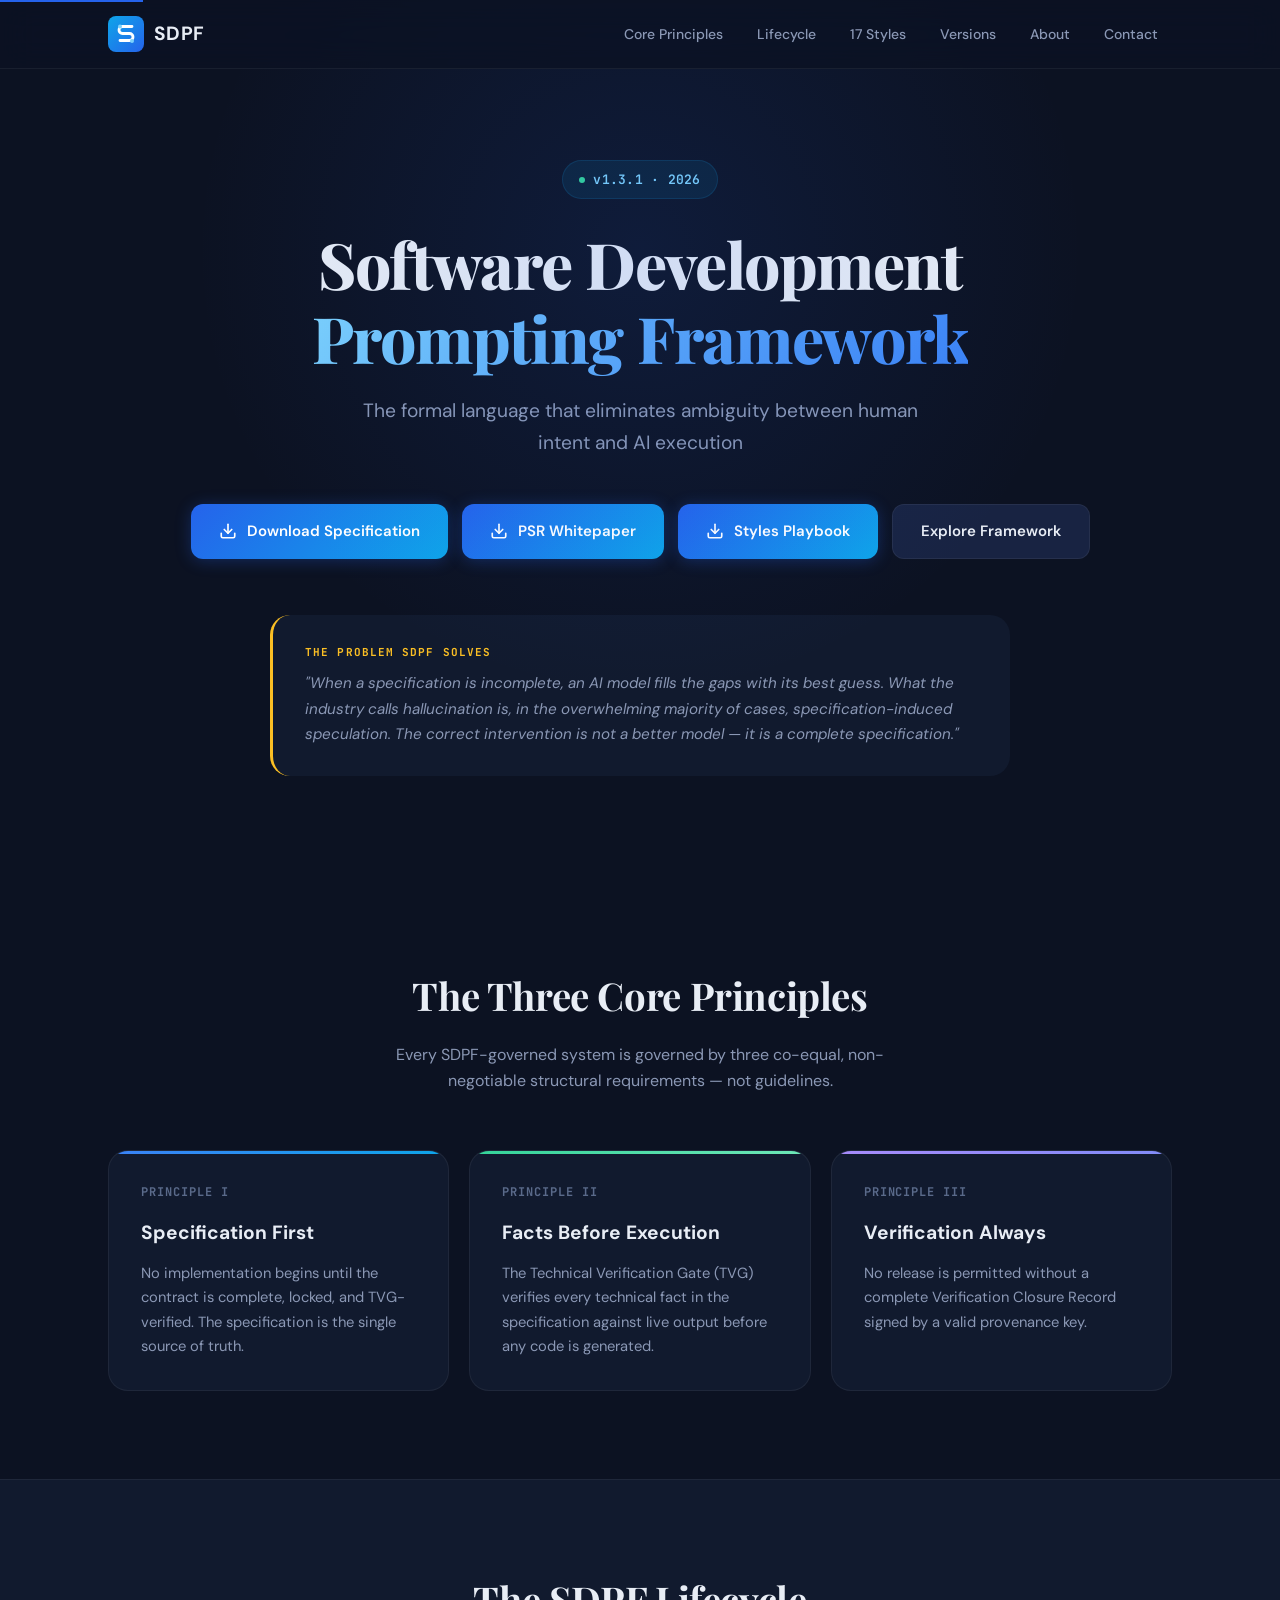
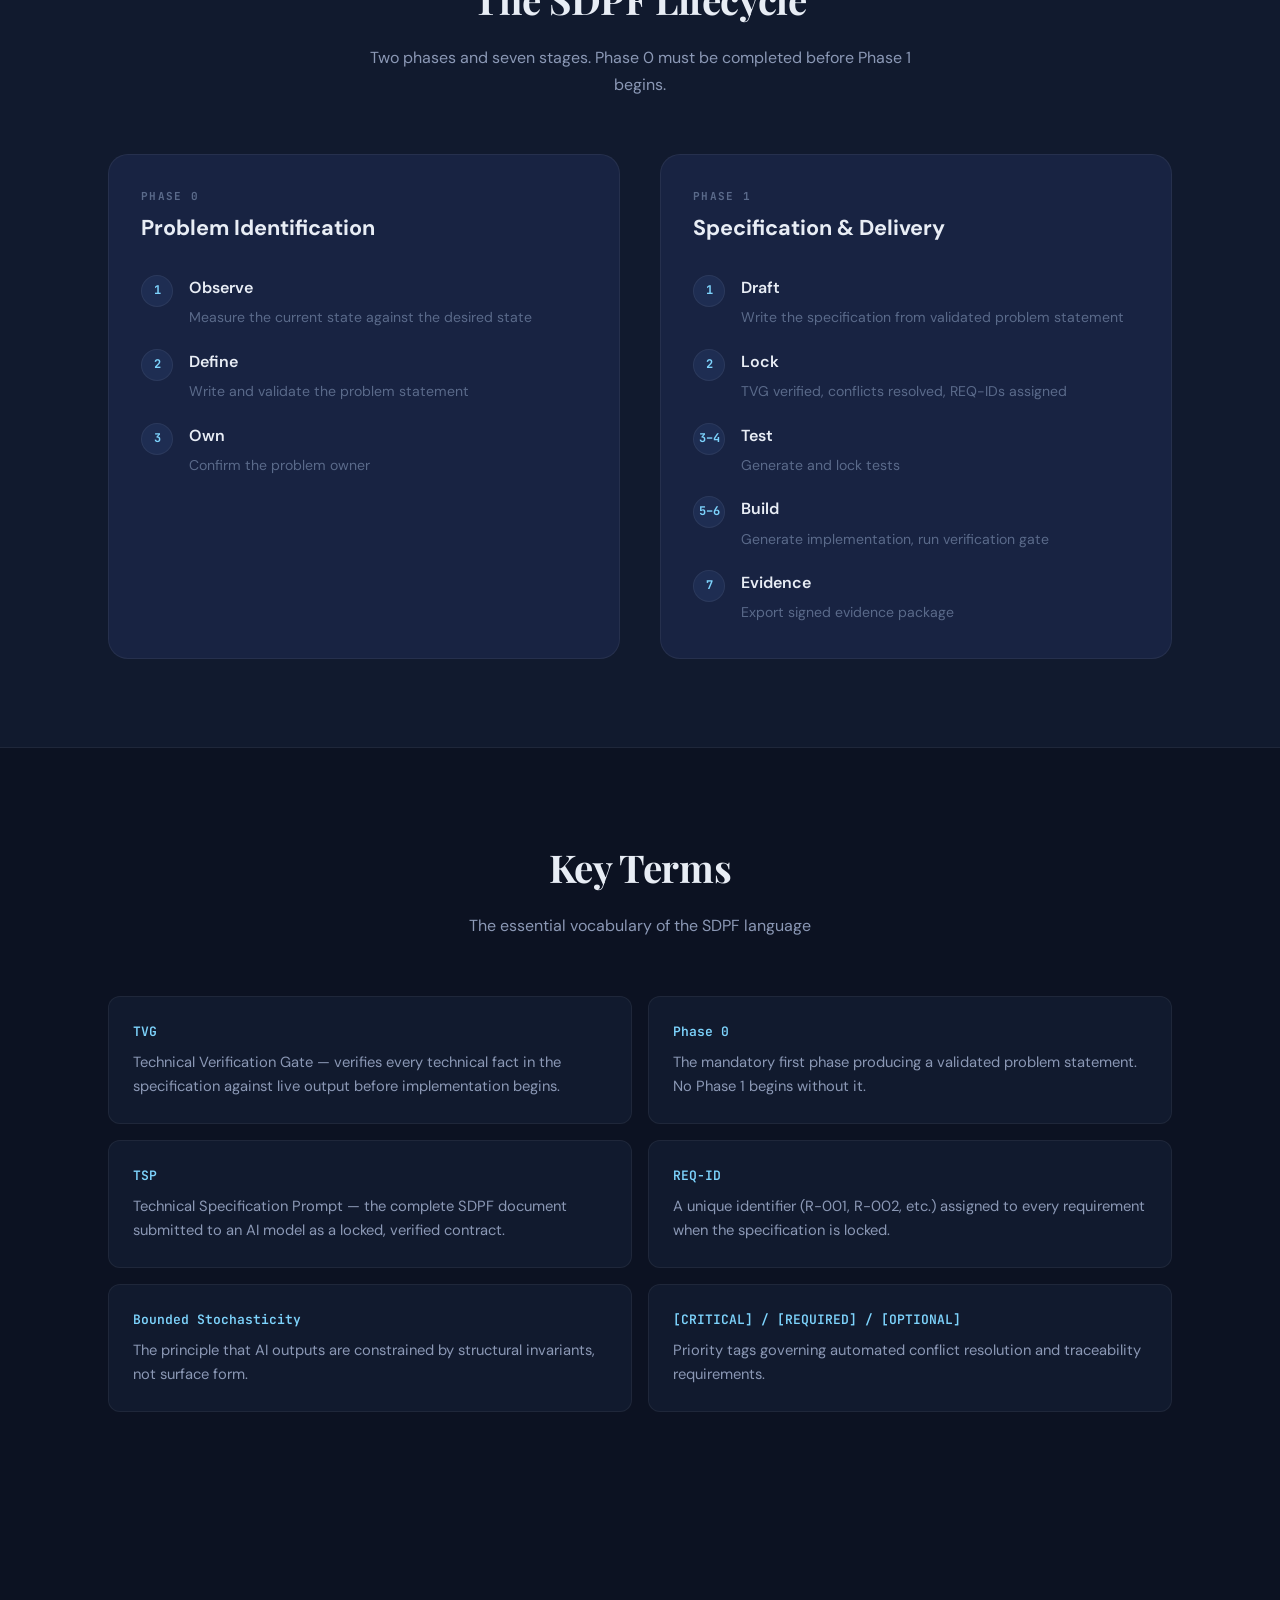
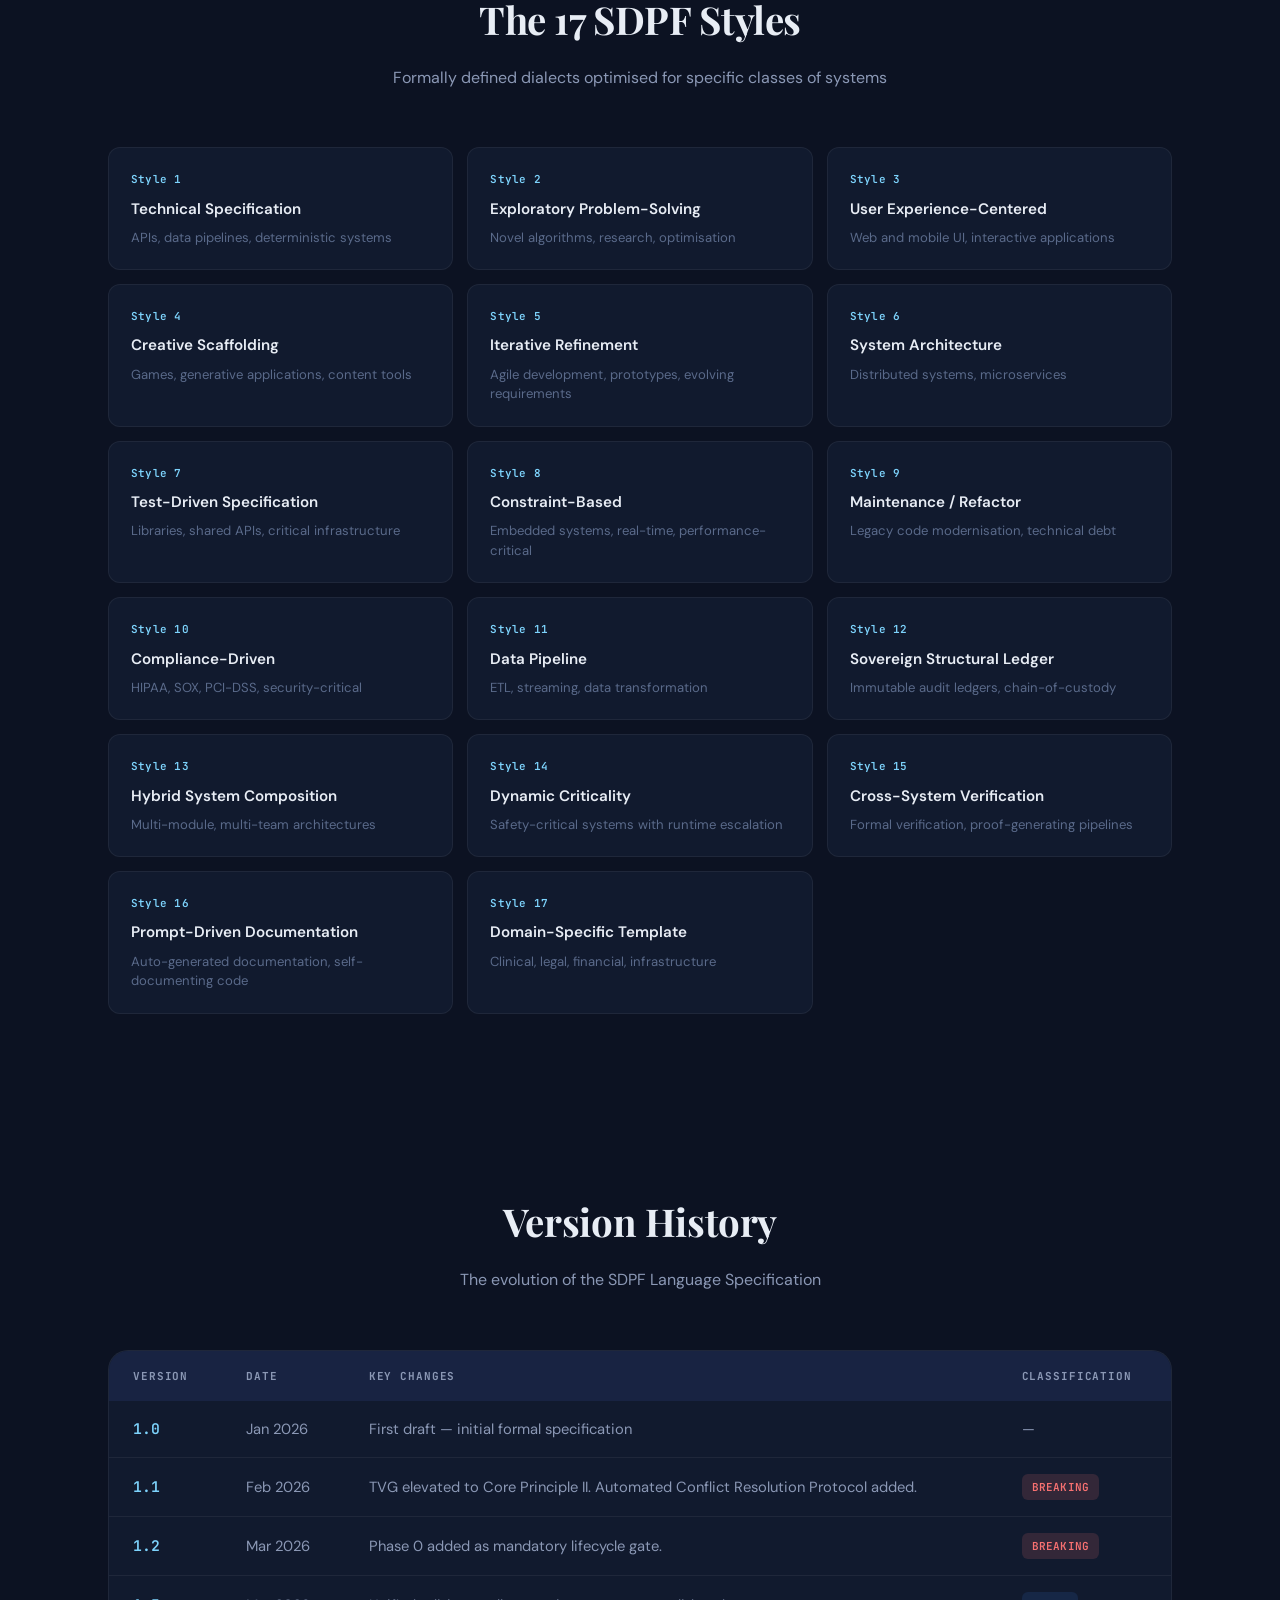
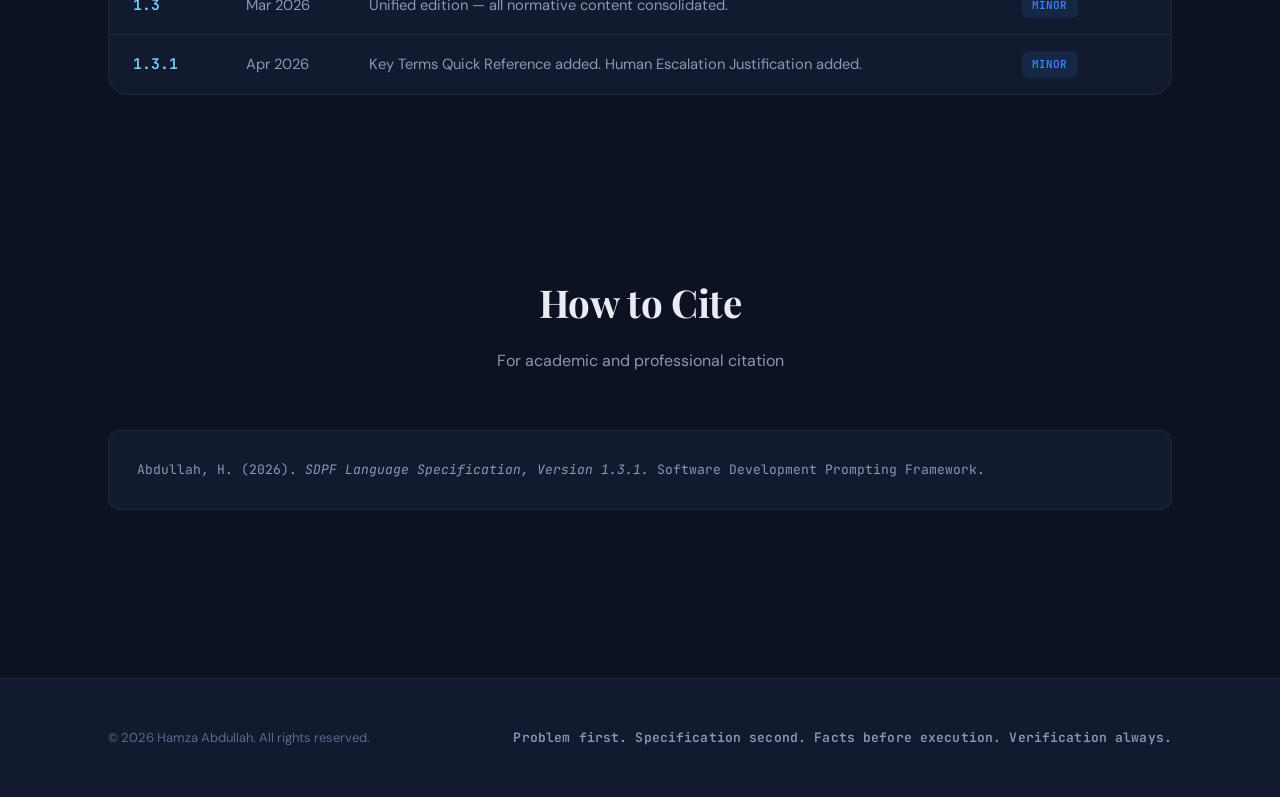
<file: index.html>
<!DOCTYPE html>
<html lang="en">
<head>
    <meta charset="UTF-8">
    <meta name="viewport" content="width=device-width, initial-scale=1.0">
    <title>SDPF — Software Development Prompting Framework</title>
    <meta name="description" content="SDPF is the formal language that eliminates ambiguity between human intent and AI execution. Specification first. Facts before execution. Verification always.">
    <meta property="og:title" content="SDPF — Software Development Prompting Framework">
    <meta property="og:description" content="The formal language that eliminates ambiguity between human intent and AI execution.">
    <meta property="og:type" content="website">
    <link rel="preconnect" href="https://fonts.googleapis.com">
    <link rel="preconnect" href="https://fonts.gstatic.com" crossorigin>
    <link rel="icon" type="image/svg+xml" href="favicon.svg">
    <link rel="stylesheet" href="styles.css">
</head>
<body>
    <a href="#principles" class="skip-link">Skip to content</a>
    <nav>
        <div class="container">
            <a href="index.html" class="logo">
                <svg class="logo-mark" viewBox="0 0 36 36" fill="none" xmlns="http://www.w3.org/2000/svg">
                    <defs>
                        <linearGradient id="logoGrad" x1="0" y1="0" x2="36" y2="36" gradientUnits="userSpaceOnUse">
                            <stop offset="0%" stop-color="#0ea5e9"/>
                            <stop offset="100%" stop-color="#2563eb"/>
                        </linearGradient>
                    </defs>
                    <rect width="36" height="36" rx="8" fill="url(#logoGrad)"/>
                    <path d="M24 10.5H14.5a3.5 3.5 0 0 0 0 7h7a3.5 3.5 0 0 1 0 7H12" stroke="#fff" stroke-width="2.8" stroke-linecap="round" fill="none"/>
                    <circle cx="12" cy="10.5" r="2" fill="#7dd3fc"/>
                    <circle cx="24" cy="25" r="2" fill="#7dd3fc"/>
                </svg>
                SDPF
            </a>
            <button class="nav-toggle" onclick="document.querySelector('.nav-links').classList.toggle('open')" aria-label="Toggle navigation">
                <svg width="22" height="22" viewBox="0 0 24 24" fill="none" stroke="currentColor" stroke-width="2" stroke-linecap="round"><line x1="3" y1="6" x2="21" y2="6"/><line x1="3" y1="12" x2="21" y2="12"/><line x1="3" y1="18" x2="21" y2="18"/></svg>
            </button>
            <ul class="nav-links">
                <li><a href="#principles">Core Principles</a></li>
                <li><a href="#lifecycle">Lifecycle</a></li>
                <li><a href="#styles">17 Styles</a></li>
                <li><a href="#versions">Versions</a></li>
                <li><a href="about.html">About</a></li>
                <li><a href="contact.html">Contact</a></li>
            </ul>
        </div>
    </nav>

    <header class="hero">
        <div class="container">
            <div class="hero-badge">
                <span class="dot"></span>
                v1.3.1 · 2026
            </div>
            <h1>Software Development<br><span class="accent">Prompting Framework</span></h1>
            <p class="subtitle">The formal language that eliminates ambiguity between human intent and AI execution</p>
            <div class="hero-actions">
                <a href="files/SDPF_Language_Specification_v1_3_1.pdf" download="SDPF_Language_Specification_v1_3_1.pdf" class="btn btn-primary">
                    <svg width="18" height="18" viewBox="0 0 24 24" fill="none" stroke="currentColor" stroke-width="2.2" stroke-linecap="round" stroke-linejoin="round"><path d="M21 15v4a2 2 0 0 1-2 2H5a2 2 0 0 1-2-2v-4"/><polyline points="7 10 12 15 17 10"/><line x1="12" y1="15" x2="12" y2="3"/></svg>
                    Download Specification
                </a>
                <a href="files/SDPF_PSR_Whitepaper.pdf" download="SDPF_PSR_Whitepaper.pdf" class="btn btn-primary">
                    <svg width="18" height="18" viewBox="0 0 24 24" fill="none" stroke="currentColor" stroke-width="2.2" stroke-linecap="round" stroke-linejoin="round"><path d="M21 15v4a2 2 0 0 1-2 2H5a2 2 0 0 1-2-2v-4"/><polyline points="7 10 12 15 17 10"/><line x1="12" y1="15" x2="12" y2="3"/></svg>
                    PSR Whitepaper
                </a>
                <a href="files/SDPF_Styles_Playbook.pdf" download="SDPF_Styles_Playbook.pdf" class="btn btn-primary">
                    <svg width="18" height="18" viewBox="0 0 24 24" fill="none" stroke="currentColor" stroke-width="2.2" stroke-linecap="round" stroke-linejoin="round"><path d="M21 15v4a2 2 0 0 1-2 2H5a2 2 0 0 1-2-2v-4"/><polyline points="7 10 12 15 17 10"/><line x1="12" y1="15" x2="12" y2="3"/></svg>
                    Styles Playbook
                </a>
                <a href="#principles" class="btn btn-secondary">Explore Framework</a>
            </div>
            <div class="problem-callout">
                <div class="label">The Problem SDPF Solves</div>
                <p>"When a specification is incomplete, an AI model fills the gaps with its best guess. What the industry calls hallucination is, in the overwhelming majority of cases, specification-induced speculation. The correct intervention is not a better model — it is a complete specification."</p>
            </div>
        </div>
    </header>

    <section id="principles">
        <div class="container">
            <div class="section-header">
                <h2>The Three Core Principles</h2>
                <p>Every SDPF-governed system is governed by three co-equal, non-negotiable structural requirements — not guidelines.</p>
            </div>
            <div class="principles-grid">
                <div class="principle-card p1">
                    <div class="principle-number">Principle I</div>
                    <h3>Specification First</h3>
                    <p>No implementation begins until the contract is complete, locked, and TVG-verified. The specification is the single source of truth.</p>
                </div>
                <div class="principle-card p2">
                    <div class="principle-number">Principle II</div>
                    <h3>Facts Before Execution</h3>
                    <p>The Technical Verification Gate (TVG) verifies every technical fact in the specification against live output before any code is generated.</p>
                </div>
                <div class="principle-card p3">
                    <div class="principle-number">Principle III</div>
                    <h3>Verification Always</h3>
                    <p>No release is permitted without a complete Verification Closure Record signed by a valid provenance key.</p>
                </div>
            </div>
        </div>
    </section>

    <section id="lifecycle" class="lifecycle-section">
        <div class="container">
            <div class="section-header">
                <h2>The SDPF Lifecycle</h2>
                <p>Two phases and seven stages. Phase 0 must be completed before Phase 1 begins.</p>
            </div>
            <div class="lifecycle-wrapper">
                <div class="phase">
                    <div class="phase-label">Phase 0</div>
                    <h3>Problem Identification</h3>
                    <div class="phase-steps">
                        <div class="step">
                            <div class="step-number">1</div>
                            <div class="step-content">
                                <strong>Observe</strong>
                                <span>Measure the current state against the desired state</span>
                            </div>
                        </div>
                        <div class="step">
                            <div class="step-number">2</div>
                            <div class="step-content">
                                <strong>Define</strong>
                                <span>Write and validate the problem statement</span>
                            </div>
                        </div>
                        <div class="step">
                            <div class="step-number">3</div>
                            <div class="step-content">
                                <strong>Own</strong>
                                <span>Confirm the problem owner</span>
                            </div>
                        </div>
                    </div>
                </div>
                <div class="phase">
                    <div class="phase-label">Phase 1</div>
                    <h3>Specification &amp; Delivery</h3>
                    <div class="phase-steps">
                        <div class="step">
                            <div class="step-number">1</div>
                            <div class="step-content">
                                <strong>Draft</strong>
                                <span>Write the specification from validated problem statement</span>
                            </div>
                        </div>
                        <div class="step">
                            <div class="step-number">2</div>
                            <div class="step-content">
                                <strong>Lock</strong>
                                <span>TVG verified, conflicts resolved, REQ-IDs assigned</span>
                            </div>
                        </div>
                        <div class="step">
                            <div class="step-number">3–4</div>
                            <div class="step-content">
                                <strong>Test</strong>
                                <span>Generate and lock tests</span>
                            </div>
                        </div>
                        <div class="step">
                            <div class="step-number">5–6</div>
                            <div class="step-content">
                                <strong>Build</strong>
                                <span>Generate implementation, run verification gate</span>
                            </div>
                        </div>
                        <div class="step">
                            <div class="step-number">7</div>
                            <div class="step-content">
                                <strong>Evidence</strong>
                                <span>Export signed evidence package</span>
                            </div>
                        </div>
                    </div>
                </div>
            </div>
        </div>
    </section>

    <section id="key-terms">
        <div class="container">
            <div class="section-header">
                <h2>Key Terms</h2>
                <p>The essential vocabulary of the SDPF language</p>
            </div>
            <dl class="terms-grid">
                <div class="term-card">
                    <dt>TVG</dt>
                    <dd>Technical Verification Gate — verifies every technical fact in the specification against live output before implementation begins.</dd>
                </div>
                <div class="term-card">
                    <dt>Phase 0</dt>
                    <dd>The mandatory first phase producing a validated problem statement. No Phase 1 begins without it.</dd>
                </div>
                <div class="term-card">
                    <dt>TSP</dt>
                    <dd>Technical Specification Prompt — the complete SDPF document submitted to an AI model as a locked, verified contract.</dd>
                </div>
                <div class="term-card">
                    <dt>REQ-ID</dt>
                    <dd>A unique identifier (R-001, R-002, etc.) assigned to every requirement when the specification is locked.</dd>
                </div>
                <div class="term-card">
                    <dt>Bounded Stochasticity</dt>
                    <dd>The principle that AI outputs are constrained by structural invariants, not surface form.</dd>
                </div>
                <div class="term-card">
                    <dt>[CRITICAL] / [REQUIRED] / [OPTIONAL]</dt>
                    <dd>Priority tags governing automated conflict resolution and traceability requirements.</dd>
                </div>
            </dl>
        </div>
    </section>

    <section id="styles">
        <div class="container">
            <div class="section-header">
                <h2>The 17 SDPF Styles</h2>
                <p>Formally defined dialects optimised for specific classes of systems</p>
            </div>
            <div class="styles-grid">
                <div class="style-card"><div class="id">Style 1</div><h4>Technical Specification</h4><p>APIs, data pipelines, deterministic systems</p></div>
                <div class="style-card"><div class="id">Style 2</div><h4>Exploratory Problem-Solving</h4><p>Novel algorithms, research, optimisation</p></div>
                <div class="style-card"><div class="id">Style 3</div><h4>User Experience-Centered</h4><p>Web and mobile UI, interactive applications</p></div>
                <div class="style-card"><div class="id">Style 4</div><h4>Creative Scaffolding</h4><p>Games, generative applications, content tools</p></div>
                <div class="style-card"><div class="id">Style 5</div><h4>Iterative Refinement</h4><p>Agile development, prototypes, evolving requirements</p></div>
                <div class="style-card"><div class="id">Style 6</div><h4>System Architecture</h4><p>Distributed systems, microservices</p></div>
                <div class="style-card"><div class="id">Style 7</div><h4>Test-Driven Specification</h4><p>Libraries, shared APIs, critical infrastructure</p></div>
                <div class="style-card"><div class="id">Style 8</div><h4>Constraint-Based</h4><p>Embedded systems, real-time, performance-critical</p></div>
                <div class="style-card"><div class="id">Style 9</div><h4>Maintenance / Refactor</h4><p>Legacy code modernisation, technical debt</p></div>
                <div class="style-card"><div class="id">Style 10</div><h4>Compliance-Driven</h4><p>HIPAA, SOX, PCI-DSS, security-critical</p></div>
                <div class="style-card"><div class="id">Style 11</div><h4>Data Pipeline</h4><p>ETL, streaming, data transformation</p></div>
                <div class="style-card"><div class="id">Style 12</div><h4>Sovereign Structural Ledger</h4><p>Immutable audit ledgers, chain-of-custody</p></div>
                <div class="style-card"><div class="id">Style 13</div><h4>Hybrid System Composition</h4><p>Multi-module, multi-team architectures</p></div>
                <div class="style-card"><div class="id">Style 14</div><h4>Dynamic Criticality</h4><p>Safety-critical systems with runtime escalation</p></div>
                <div class="style-card"><div class="id">Style 15</div><h4>Cross-System Verification</h4><p>Formal verification, proof-generating pipelines</p></div>
                <div class="style-card"><div class="id">Style 16</div><h4>Prompt-Driven Documentation</h4><p>Auto-generated documentation, self-documenting code</p></div>
                <div class="style-card"><div class="id">Style 17</div><h4>Domain-Specific Template</h4><p>Clinical, legal, financial, infrastructure</p></div>
            </div>
        </div>
    </section>

    <section id="versions">
        <div class="container">
            <div class="section-header">
                <h2>Version History</h2>
                <p>The evolution of the SDPF Language Specification</p>
            </div>
            <div class="version-table">
                <table>
                    <thead>
                        <tr>
                            <th>Version</th>
                            <th>Date</th>
                            <th>Key Changes</th>
                            <th>Classification</th>
                        </tr>
                    </thead>
                    <tbody>
                        <tr>
                            <td class="version">1.0</td>
                            <td>Jan 2026</td>
                            <td>First draft — initial formal specification</td>
                            <td>—</td>
                        </tr>
                        <tr>
                            <td class="version">1.1</td>
                            <td>Feb 2026</td>
                            <td>TVG elevated to Core Principle II. Automated Conflict Resolution Protocol added.</td>
                            <td><span class="tag tag-breaking">BREAKING</span></td>
                        </tr>
                        <tr>
                            <td class="version">1.2</td>
                            <td>Mar 2026</td>
                            <td>Phase 0 added as mandatory lifecycle gate.</td>
                            <td><span class="tag tag-breaking">BREAKING</span></td>
                        </tr>
                        <tr>
                            <td class="version">1.3</td>
                            <td>Mar 2026</td>
                            <td>Unified edition — all normative content consolidated.</td>
                            <td><span class="tag tag-minor">MINOR</span></td>
                        </tr>
                        <tr>
                            <td class="version">1.3.1</td>
                            <td>Apr 2026</td>
                            <td>Key Terms Quick Reference added. Human Escalation Justification added.</td>
                            <td><span class="tag tag-minor">MINOR</span></td>
                        </tr>
                    </tbody>
                </table>
            </div>
        </div>
    </section>

    <section id="cite">
        <div class="container">
            <div class="section-header">
                <h2>How to Cite</h2>
                <p>For academic and professional citation</p>
            </div>
            <div class="citation">
                Abdullah, H. (2026). <em>SDPF Language Specification, Version 1.3.1.</em> Software Development Prompting Framework.
            </div>
        </div>
    </section>

    <footer>
        <div class="container">
            <div class="copyright">&copy; <span id="year"></span> Hamza Abdullah. All rights reserved.</div>
            <div class="tagline">Problem first. Specification second. Facts before execution. Verification always.</div>
        </div>
    </footer>
    <script>document.getElementById('year').textContent=new Date().getFullYear()</script>
</body>
</html>
</file>
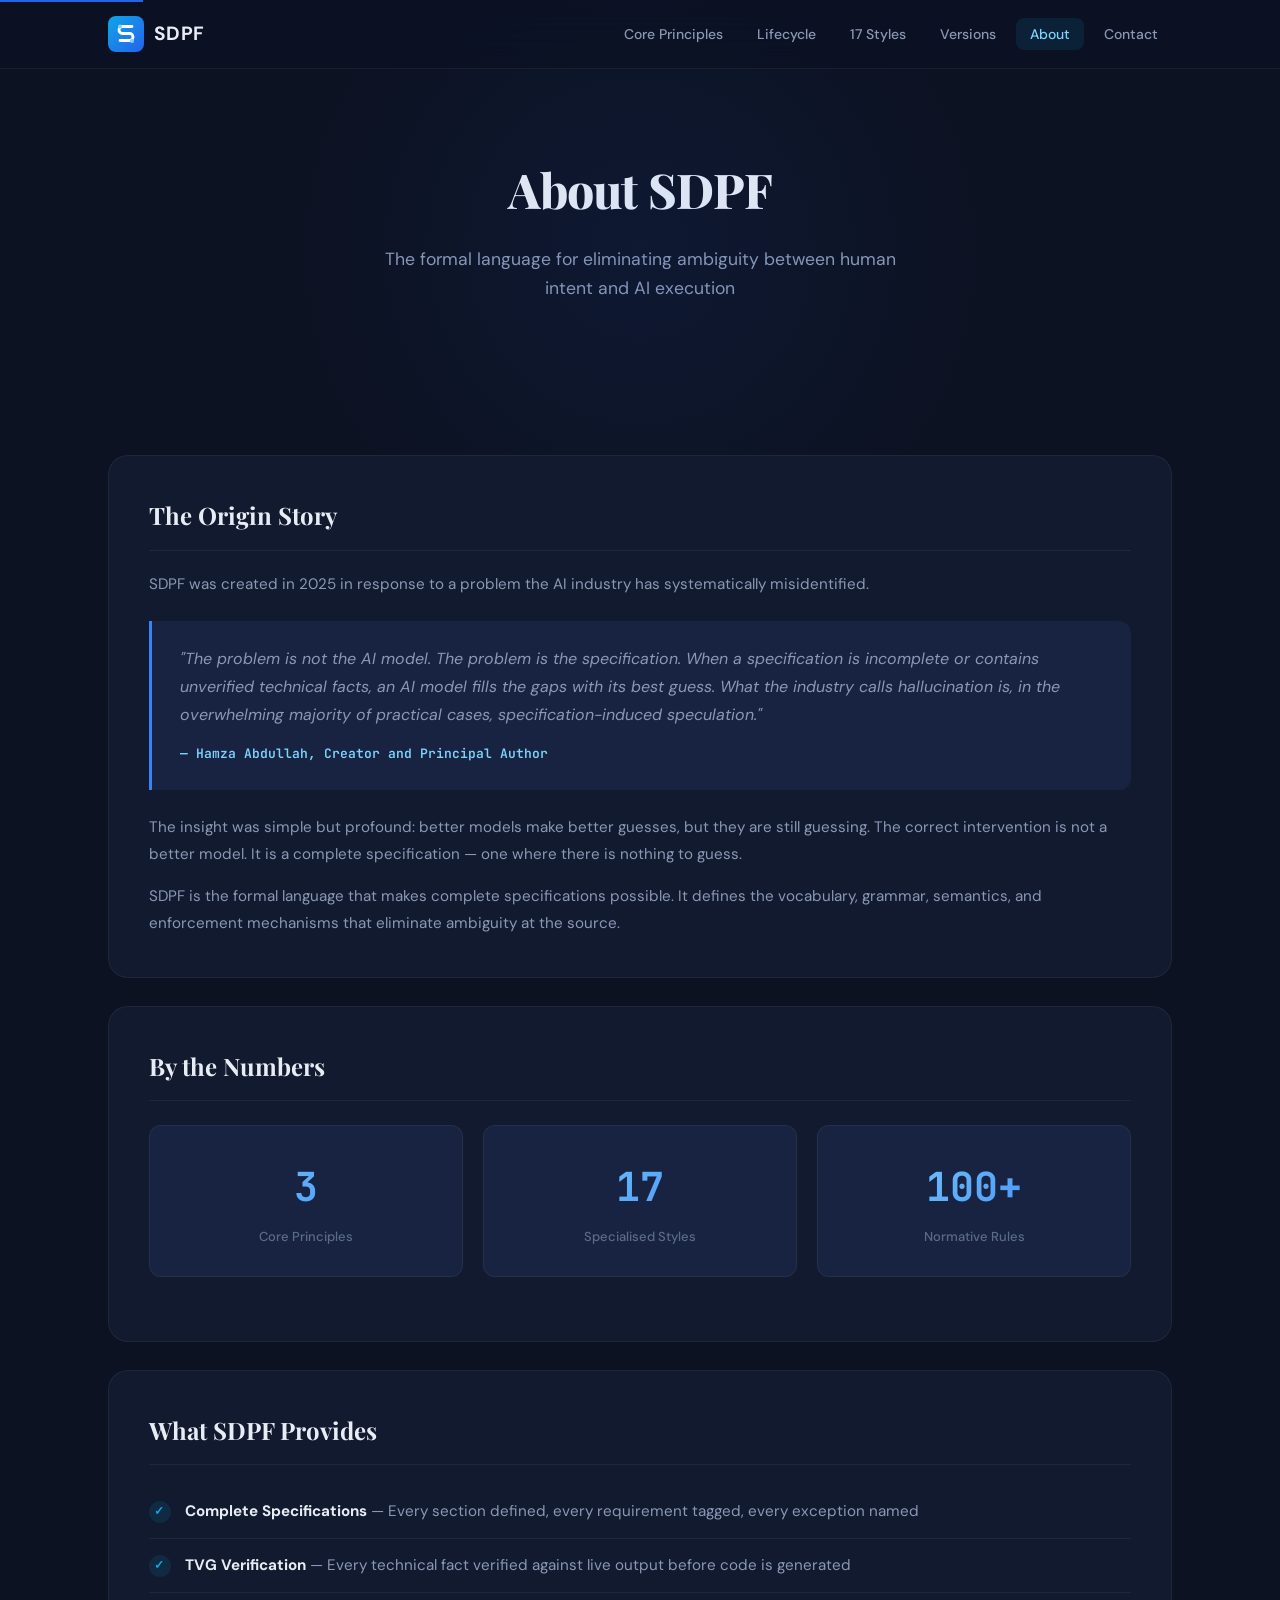
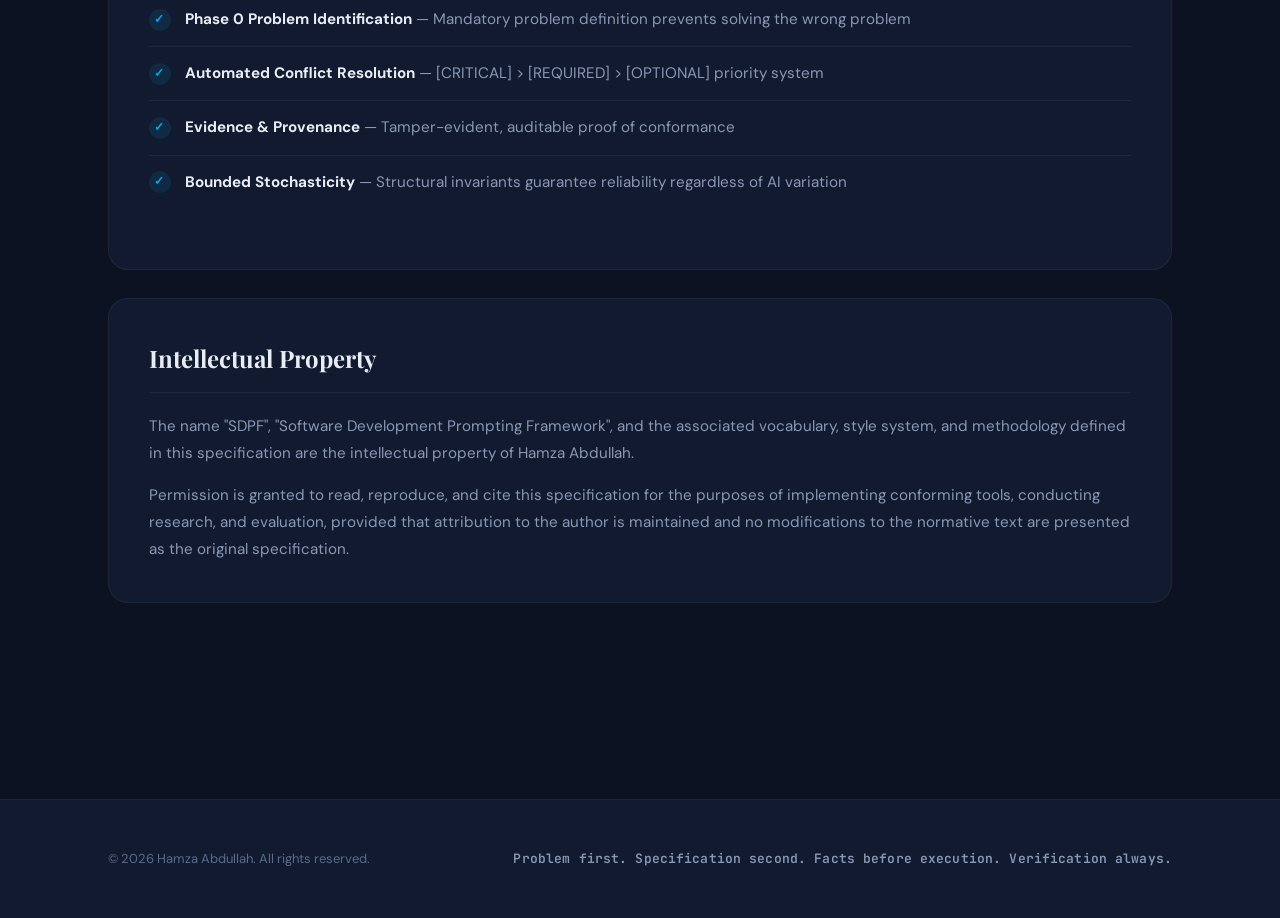
<file: about.html>
<!DOCTYPE html>
<html lang="en">
<head>
    <meta charset="UTF-8">
    <meta name="viewport" content="width=device-width, initial-scale=1.0">
    <title>About — SDPF</title>
    <meta name="description" content="The origin, philosophy, and intellectual property of the Software Development Prompting Framework.">
    <meta property="og:title" content="About — SDPF">
    <meta property="og:description" content="The formal language for eliminating ambiguity between human intent and AI execution.">
    <meta property="og:type" content="website">
    <link rel="preconnect" href="https://fonts.googleapis.com">
    <link rel="preconnect" href="https://fonts.gstatic.com" crossorigin>
    <link rel="icon" type="image/svg+xml" href="favicon.svg">
    <link rel="stylesheet" href="styles.css">
</head>
<body>
    <a href="#principles" class="skip-link">Skip to content</a>
    <nav>
        <div class="container">
            <a href="index.html" class="logo">
                <svg class="logo-mark" viewBox="0 0 36 36" fill="none" xmlns="http://www.w3.org/2000/svg">
                    <defs>
                        <linearGradient id="logoGrad" x1="0" y1="0" x2="36" y2="36" gradientUnits="userSpaceOnUse">
                            <stop offset="0%" stop-color="#0ea5e9"/>
                            <stop offset="100%" stop-color="#2563eb"/>
                        </linearGradient>
                    </defs>
                    <rect width="36" height="36" rx="8" fill="url(#logoGrad)"/>
                    <path d="M24 10.5H14.5a3.5 3.5 0 0 0 0 7h7a3.5 3.5 0 0 1 0 7H12" stroke="#fff" stroke-width="2.8" stroke-linecap="round" fill="none"/>
                    <circle cx="12" cy="10.5" r="2" fill="#7dd3fc"/>
                    <circle cx="24" cy="25" r="2" fill="#7dd3fc"/>
                </svg>
                SDPF
            </a>
            <button class="nav-toggle" onclick="document.querySelector('.nav-links').classList.toggle('open')" aria-label="Toggle navigation">
                <svg width="22" height="22" viewBox="0 0 24 24" fill="none" stroke="currentColor" stroke-width="2" stroke-linecap="round"><line x1="3" y1="6" x2="21" y2="6"/><line x1="3" y1="12" x2="21" y2="12"/><line x1="3" y1="18" x2="21" y2="18"/></svg>
            </button>
            <ul class="nav-links">
                <li><a href="index.html">Core Principles</a></li>
                <li><a href="index.html#lifecycle">Lifecycle</a></li>
                <li><a href="index.html#styles">17 Styles</a></li>
                <li><a href="index.html#versions">Versions</a></li>
                <li><a href="about.html" class="active">About</a></li>
                <li><a href="contact.html">Contact</a></li>
            </ul>
        </div>
    </nav>

    <header class="page-header">
        <div class="container">
            <h1>About SDPF</h1>
            <p>The formal language for eliminating ambiguity between human intent and AI execution</p>
        </div>
    </header>

    <section>
        <div class="container">
            <div class="content-card">
                <h2>The Origin Story</h2>
                <p>SDPF was created in 2025 in response to a problem the AI industry has systematically misidentified.</p>
                
                <div class="quote">
                    "The problem is not the AI model. The problem is the specification. When a specification is incomplete or contains unverified technical facts, an AI model fills the gaps with its best guess. What the industry calls hallucination is, in the overwhelming majority of practical cases, specification-induced speculation."
                    <cite>— Hamza Abdullah, Creator and Principal Author</cite>
                </div>

                <p>The insight was simple but profound: better models make better guesses, but they are still guessing. The correct intervention is not a better model. It is a complete specification — one where there is nothing to guess.</p>

                <p>SDPF is the formal language that makes complete specifications possible. It defines the vocabulary, grammar, semantics, and enforcement mechanisms that eliminate ambiguity at the source.</p>
            </div>

            <div class="content-card">
                <h2>By the Numbers</h2>
                <div class="stats-grid">
                    <div class="stat">
                        <div class="stat-number">3</div>
                        <div class="stat-label">Core Principles</div>
                    </div>
                    <div class="stat">
                        <div class="stat-number">17</div>
                        <div class="stat-label">Specialised Styles</div>
                    </div>
                    <div class="stat">
                        <div class="stat-number">100+</div>
                        <div class="stat-label">Normative Rules</div>
                    </div>
                </div>
            </div>

            <div class="content-card">
                <h2>What SDPF Provides</h2>
                <ul class="feature-list">
                    <li><strong>Complete Specifications</strong> — Every section defined, every requirement tagged, every exception named</li>
                    <li><strong>TVG Verification</strong> — Every technical fact verified against live output before code is generated</li>
                    <li><strong>Phase 0 Problem Identification</strong> — Mandatory problem definition prevents solving the wrong problem</li>
                    <li><strong>Automated Conflict Resolution</strong> — [CRITICAL] &gt; [REQUIRED] &gt; [OPTIONAL] priority system</li>
                    <li><strong>Evidence &amp; Provenance</strong> — Tamper-evident, auditable proof of conformance</li>
                    <li><strong>Bounded Stochasticity</strong> — Structural invariants guarantee reliability regardless of AI variation</li>
                </ul>
            </div>

            <div class="content-card">
                <h2>Intellectual Property</h2>
                <p>The name "SDPF", "Software Development Prompting Framework", and the associated vocabulary, style system, and methodology defined in this specification are the intellectual property of Hamza Abdullah.</p>
                <p>Permission is granted to read, reproduce, and cite this specification for the purposes of implementing conforming tools, conducting research, and evaluation, provided that attribution to the author is maintained and no modifications to the normative text are presented as the original specification.</p>
            </div>
        </div>
    </section>

    <footer>
        <div class="container">
            <div class="copyright">&copy; <span id="year"></span> Hamza Abdullah. All rights reserved.</div>
            <div class="tagline">Problem first. Specification second. Facts before execution. Verification always.</div>
        </div>
    </footer>
    <script>document.getElementById('year').textContent=new Date().getFullYear()</script>
</body>
</html>
</file>
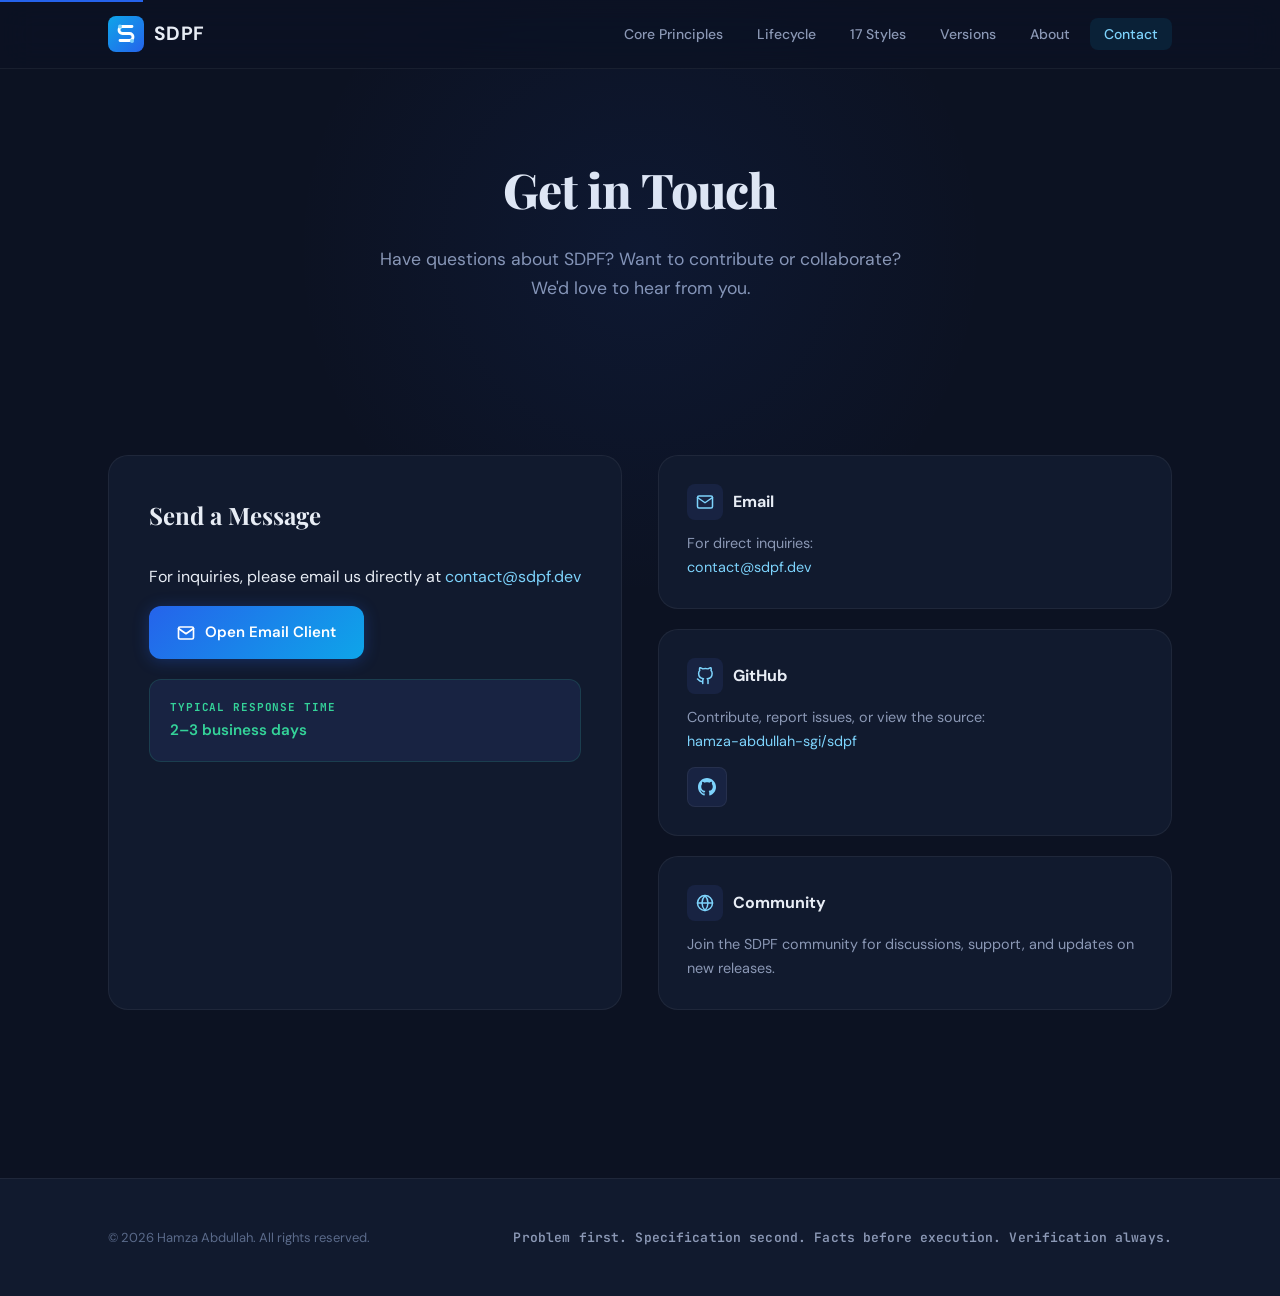
<file: contact.html>
<!DOCTYPE html>
<html lang="en">
<head>
    <meta charset="UTF-8">
    <meta name="viewport" content="width=device-width, initial-scale=1.0">
    <title>Contact — SDPF</title>
    <meta name="description" content="Get in touch with the SDPF team. Questions, collaboration, or feedback.">
    <meta property="og:title" content="Contact — SDPF">
    <meta property="og:description" content="Have questions about SDPF? Want to contribute or collaborate?">
    <meta property="og:type" content="website">
    <link rel="preconnect" href="https://fonts.googleapis.com">
    <link rel="preconnect" href="https://fonts.gstatic.com" crossorigin>
    <link rel="icon" type="image/svg+xml" href="favicon.svg">
    <link rel="stylesheet" href="styles.css">
</head>
<body>
    <a href="#principles" class="skip-link">Skip to content</a>
    <nav>
        <div class="container">
            <a href="index.html" class="logo">
                <svg class="logo-mark" viewBox="0 0 36 36" fill="none" xmlns="http://www.w3.org/2000/svg">
                    <defs>
                        <linearGradient id="logoGrad" x1="0" y1="0" x2="36" y2="36" gradientUnits="userSpaceOnUse">
                            <stop offset="0%" stop-color="#0ea5e9"/>
                            <stop offset="100%" stop-color="#2563eb"/>
                        </linearGradient>
                    </defs>
                    <rect width="36" height="36" rx="8" fill="url(#logoGrad)"/>
                    <path d="M24 10.5H14.5a3.5 3.5 0 0 0 0 7h7a3.5 3.5 0 0 1 0 7H12" stroke="#fff" stroke-width="2.8" stroke-linecap="round" fill="none"/>
                    <circle cx="12" cy="10.5" r="2" fill="#7dd3fc"/>
                    <circle cx="24" cy="25" r="2" fill="#7dd3fc"/>
                </svg>
                SDPF
            </a>
            <button class="nav-toggle" onclick="document.querySelector('.nav-links').classList.toggle('open')" aria-label="Toggle navigation">
                <svg width="22" height="22" viewBox="0 0 24 24" fill="none" stroke="currentColor" stroke-width="2" stroke-linecap="round"><line x1="3" y1="6" x2="21" y2="6"/><line x1="3" y1="12" x2="21" y2="12"/><line x1="3" y1="18" x2="21" y2="18"/></svg>
            </button>
            <ul class="nav-links">
                <li><a href="index.html">Core Principles</a></li>
                <li><a href="index.html#lifecycle">Lifecycle</a></li>
                <li><a href="index.html#styles">17 Styles</a></li>
                <li><a href="index.html#versions">Versions</a></li>
                <li><a href="about.html">About</a></li>
                <li><a href="contact.html" class="active">Contact</a></li>
            </ul>
        </div>
    </nav>

    <header class="page-header">
        <div class="container">
            <h1>Get in Touch</h1>
            <p>Have questions about SDPF? Want to contribute or collaborate? We'd love to hear from you.</p>
        </div>
    </header>

    <section>
        <div class="container">
            <div class="contact-grid">
                <div class="contact-form">
                    <h2>Send a Message</h2>
                    <p>For inquiries, please email us directly at <a href="mailto:contact@sdpf.dev">contact@sdpf.dev</a></p>
                    <a href="mailto:contact@sdpf.dev?subject=SDPF Inquiry" class="btn btn-primary" style="display:inline-flex;width:auto;margin-top:16px;">
                        <svg width="18" height="18" viewBox="0 0 24 24" fill="none" stroke="currentColor" stroke-width="2.2" stroke-linecap="round" stroke-linejoin="round"><path d="M4 4h16c1.1 0 2 .9 2 2v12c0 1.1-.9 2-2 2H4c-1.1 0-2-.9-2-2V6c0-1.1.9-2 2-2z"></path><polyline points="22,6 12,13 2,6"></polyline></svg>
                        Open Email Client
                    </a>
                    <div class="response-time">
                        <div class="label">Typical Response Time</div>
                        <div class="value">2–3 business days</div>
                    </div>
                </div>

                <div class="contact-info">
                    <div class="info-card">
                        <h3>
                            <span class="icon">
                                <svg width="18" height="18" viewBox="0 0 24 24" fill="none" stroke="currentColor" stroke-width="2" stroke-linecap="round" stroke-linejoin="round"><path d="M4 4h16c1.1 0 2 .9 2 2v12c0 1.1-.9 2-2 2H4c-1.1 0-2-.9-2-2V6c0-1.1.9-2 2-2z"></path><polyline points="22,6 12,13 2,6"></polyline></svg>
                            </span>
                            Email
                        </h3>
                        <p>For direct inquiries:<br>
                        <a href="mailto:contact@sdpf.dev">contact@sdpf.dev</a></p>
                    </div>

                    <div class="info-card">
                        <h3>
                            <span class="icon">
                                <svg width="18" height="18" viewBox="0 0 24 24" fill="none" stroke="currentColor" stroke-width="2" stroke-linecap="round" stroke-linejoin="round"><path d="M9 19c-5 1.5-5-2.5-7-3m14 6v-3.87a3.37 3.37 0 0 0-.94-2.61c3.14-.35 6.44-1.54 6.44-7A5.44 5.44 0 0 0 20 4.77 5.07 5.07 0 0 0 19.91 1S18.73.65 16 2.48a13.38 13.38 0 0 0-7 0C6.27.65 5.09 1 5.09 1A5.07 5.07 0 0 0 5 4.77a5.44 5.44 0 0 0-1.5 3.78c0 5.42 3.3 6.61 6.44 7A3.37 3.37 0 0 0 9 18.13V22"></path></svg>
                            </span>
                            GitHub
                        </h3>
                        <p>Contribute, report issues, or view the source:<br>
                        <a href="https://github.com/hamza-abdullah-sgi/sdpf">hamza-abdullah-sgi/sdpf</a></p>
                        <div class="social-links">
                            <a href="https://github.com/hamza-abdullah-sgi/sdpf" class="social-link" title="GitHub">
                                <svg width="18" height="18" viewBox="0 0 24 24" fill="currentColor"><path d="M12 0c-6.626 0-12 5.373-12 12 0 5.302 3.438 9.8 8.207 11.387.599.111.793-.261.793-.577v-2.234c-3.338.726-4.033-1.416-4.033-1.416-.546-1.387-1.333-1.756-1.333-1.756-1.089-.745.083-.729.083-.729 1.205.084 1.839 1.237 1.839 1.237 1.07 1.834 2.807 1.304 3.492.997.107-.775.418-1.305.762-1.604-2.665-.305-5.467-1.334-5.467-5.931 0-1.311.469-2.381 1.236-3.221-.124-.303-.535-1.524.117-3.176 0 0 1.008-.322 3.301 1.23.957-.266 1.983-.399 3.003-.404 1.02.005 2.047.138 3.006.404 2.291-1.552 3.297-1.23 3.297-1.23.653 1.653.242 2.874.118 3.176.77.84 1.235 1.911 1.235 3.221 0 4.609-2.807 5.624-5.479 5.921.43.372.823 1.102.823 2.222v3.293c0 .319.192.694.801.576 4.765-1.589 8.199-6.086 8.199-11.386 0-6.627-5.373-12-12-12z"/></svg>
                            </a>
                        </div>
                    </div>

                    <div class="info-card">
                        <h3>
                            <span class="icon">
                                <svg width="18" height="18" viewBox="0 0 24 24" fill="none" stroke="currentColor" stroke-width="2" stroke-linecap="round" stroke-linejoin="round"><circle cx="12" cy="12" r="10"></circle><line x1="2" y1="12" x2="22" y2="12"></line><path d="M12 2a15.3 15.3 0 0 1 4 10 15.3 15.3 0 0 1-4 10 15.3 15.3 0 0 1-4-10 15.3 15.3 0 0 1 4-10z"></path></svg>
                            </span>
                            Community
                        </h3>
                        <p>Join the SDPF community for discussions, support, and updates on new releases.</p>
                    </div>
                </div>
            </div>
        </div>
    </section>

    <footer>
        <div class="container">
            <div class="copyright">&copy; <span id="year"></span> Hamza Abdullah. All rights reserved.</div>
            <div class="tagline">Problem first. Specification second. Facts before execution. Verification always.</div>
        </div>
    </footer>
    <script>document.getElementById('year').textContent=new Date().getFullYear()</script>

    
</body>
</html>
</file>
<file: styles.css>
/* ============================================================
   SDPF — Shared Stylesheet
   Software Development Prompting Framework
   ============================================================ */

@import url('https://fonts.googleapis.com/css2?family=DM+Sans:ital,opsz,wght@0,9..40,400;0,9..40,500;0,9..40,600;0,9..40,700;1,9..40,400&family=JetBrains+Mono:wght@400;500;600&family=Playfair+Display:wght@700;800&display=swap');

:root {
    --primary: #2563eb;
    --primary-light: #3b82f6;
    --primary-dark: #1d4ed8;
    --primary-glow: rgba(37,99,235,0.12);
    --sky: #0ea5e9;
    --sky-light: #7dd3fc;

    --surface-0: #0c1222;
    --surface-1: #111a2e;
    --surface-2: #182342;
    --surface-3: #1e2d52;
    --surface-border: rgba(255,255,255,0.06);

    --text-primary: #e8edf5;
    --text-secondary: #8b98b5;
    --text-muted: #5a6a8a;
    --text-accent: #7dd3fc;

    --success: #34d399;
    --warning: #fbbf24;
    --danger: #f87171;

    --font-body: 'DM Sans', -apple-system, BlinkMacSystemFont, sans-serif;
    --font-display: 'Playfair Display', Georgia, serif;
    --font-mono: 'JetBrains Mono', 'Fira Code', monospace;

    --radius-sm: 8px;
    --radius-md: 12px;
    --radius-lg: 20px;
    --radius-xl: 28px;

    --shadow-card: 0 1px 3px rgba(0,0,0,0.3), 0 0 0 1px var(--surface-border);
    --shadow-elevated: 0 8px 32px rgba(0,0,0,0.4), 0 0 0 1px var(--surface-border);
    --shadow-glow: 0 0 40px rgba(37,99,235,0.15);
}

/* ---- Reset ---- */
.skip-link {
    position: absolute;
    top: -40px;
    left: 0;
    background: var(--primary);
    color: white;
    padding: 8px 16px;
    z-index: 9999;
    transition: top 0.2s;
}
.skip-link:focus {
    top: 0;
}

*, *::before, *::after { margin: 0; padding: 0; box-sizing: border-box; }

html { scroll-behavior: smooth; }

body {
    font-family: var(--font-body);
    background: var(--surface-0);
    color: var(--text-primary);
    line-height: 1.65;
    -webkit-font-smoothing: antialiased;
    overflow-x: hidden;
}

::selection {
    background: var(--primary);
    color: white;
}

img { max-width: 100%; display: block; }
a { color: var(--sky-light); text-decoration: none; transition: color 0.2s; }
a:hover { color: var(--sky); }

.container {
    max-width: 1120px;
    margin: 0 auto;
    padding: 0 28px;
}

/* ============================================================
   Navigation
   ============================================================ */
nav {
    position: fixed;
    top: 0; left: 0; right: 0;
    z-index: 1000;
    background: rgba(12,18,34,0.8);
    backdrop-filter: blur(16px) saturate(1.4);
    -webkit-backdrop-filter: blur(16px) saturate(1.4);
    border-bottom: 1px solid var(--surface-border);
}

nav .container {
    display: flex;
    justify-content: space-between;
    align-items: center;
    height: 68px;
}

.logo {
    font-family: var(--font-body);
    font-weight: 700;
    font-size: 1.2rem;
    color: var(--text-primary);
    text-decoration: none;
    display: flex;
    align-items: center;
    gap: 10px;
    letter-spacing: 0.02em;
}

.logo-mark {
    width: 36px;
    height: 36px;
    flex-shrink: 0;
}

.nav-links {
    display: flex;
    gap: 6px;
    list-style: none;
    align-items: center;
}

.nav-links a {
    color: var(--text-secondary);
    text-decoration: none;
    font-size: 14px;
    font-weight: 500;
    padding: 7px 14px;
    border-radius: var(--radius-sm);
    transition: all 0.2s;
}

.nav-links a:hover {
    color: var(--text-primary);
    background: var(--surface-2);
}

.nav-links a.active {
    color: var(--sky-light);
    background: rgba(14,165,233,0.1);
}

/* Mobile hamburger */
.nav-toggle {
    display: none;
    background: none;
    border: none;
    cursor: pointer;
    width: 40px;
    height: 40px;
    border-radius: var(--radius-sm);
    align-items: center;
    justify-content: center;
    color: var(--text-secondary);
    transition: background 0.2s;
}

.nav-toggle:hover { background: var(--surface-2); }

.nav-toggle svg { display: block; }

@media (max-width: 860px) {
    .nav-toggle { display: flex; }

    .nav-links {
        display: none;
        position: absolute;
        top: 68px;
        left: 0; right: 0;
        background: var(--surface-1);
        border-bottom: 1px solid var(--surface-border);
        flex-direction: column;
        padding: 12px 16px;
        gap: 2px;
    }

    .nav-links.open { display: flex; }

    .nav-links a {
        display: block;
        padding: 12px 16px;
        font-size: 15px;
        border-radius: var(--radius-sm);
    }
}

/* ============================================================
   Hero (index page)
   ============================================================ */
.hero {
    padding: 160px 0 100px;
    text-align: center;
    position: relative;
    overflow: hidden;
}

.hero::before {
    content: '';
    position: absolute;
    top: -200px;
    left: 50%;
    transform: translateX(-50%);
    width: 900px;
    height: 900px;
    background: radial-gradient(ellipse, rgba(37,99,235,0.12) 0%, transparent 70%);
    pointer-events: none;
}

.hero-badge {
    display: inline-flex;
    align-items: center;
    gap: 8px;
    background: rgba(14,165,233,0.1);
    color: var(--sky-light);
    padding: 8px 16px;
    border-radius: 999px;
    font-size: 13px;
    font-weight: 600;
    font-family: var(--font-mono);
    margin-bottom: 28px;
    border: 1px solid rgba(14,165,233,0.15);
    letter-spacing: 0.02em;
}

.hero-badge .dot {
    width: 6px; height: 6px;
    background: var(--success);
    border-radius: 50%;
    animation: pulse-dot 2s ease-in-out infinite;
}

@keyframes pulse-dot {
    0%, 100% { opacity: 1; }
    50% { opacity: 0.4; }
}

.hero h1 {
    font-family: var(--font-display);
    font-size: clamp(2.4rem, 5vw, 4rem);
    font-weight: 800;
    color: var(--text-primary);
    margin-bottom: 20px;
    letter-spacing: -0.02em;
    line-height: 1.15;
}

.hero h1 .accent {
    background: linear-gradient(135deg, var(--sky-light), var(--primary-light));
    -webkit-background-clip: text;
    -webkit-text-fill-color: transparent;
    background-clip: text;
}

.hero .subtitle {
    font-size: 1.2rem;
    color: var(--text-secondary);
    max-width: 560px;
    margin: 0 auto 44px;
    line-height: 1.7;
}

.hero-actions {
    display: flex;
    gap: 14px;
    justify-content: center;
    flex-wrap: wrap;
}

/* Buttons */
.btn {
    display: inline-flex;
    align-items: center;
    gap: 10px;
    padding: 14px 28px;
    border-radius: var(--radius-md);
    font-size: 15px;
    font-weight: 600;
    font-family: var(--font-body);
    text-decoration: none;
    transition: all 0.25s;
    cursor: pointer;
    border: none;
}

.btn-primary {
    background: linear-gradient(135deg, var(--primary) 0%, var(--sky) 100%);
    color: white;
    box-shadow: 0 2px 16px rgba(37,99,235,0.3);
}

.btn-primary:hover {
    transform: translateY(-2px);
    box-shadow: 0 6px 24px rgba(37,99,235,0.4);
    color: white;
}

.btn-secondary {
    background: var(--surface-2);
    color: var(--text-primary);
    border: 1px solid var(--surface-border);
}

.btn-secondary:hover {
    border-color: var(--primary-light);
    color: var(--sky-light);
    background: var(--surface-3);
}

/* Problem callout */
.problem-callout {
    max-width: 740px;
    margin: 56px auto 0;
    padding: 28px 32px;
    background: var(--surface-1);
    border-radius: var(--radius-lg);
    border-left: 3px solid var(--warning);
    text-align: left;
}

.problem-callout .label {
    font-size: 11px;
    font-weight: 700;
    text-transform: uppercase;
    letter-spacing: 0.1em;
    color: var(--warning);
    margin-bottom: 10px;
    font-family: var(--font-mono);
}

.problem-callout p {
    font-size: 0.95rem;
    color: var(--text-secondary);
    font-style: italic;
    line-height: 1.7;
}

/* ============================================================
   Page Header (about, contact)
   ============================================================ */
.page-header {
    padding: 150px 0 64px;
    text-align: center;
    position: relative;
}

.page-header::before {
    content: '';
    position: absolute;
    top: -100px; left: 50%;
    transform: translateX(-50%);
    width: 700px; height: 700px;
    background: radial-gradient(ellipse, rgba(37,99,235,0.08) 0%, transparent 70%);
    pointer-events: none;
}

.page-header h1 {
    font-family: var(--font-display);
    font-size: clamp(2rem, 4vw, 3rem);
    font-weight: 800;
    color: var(--text-primary);
    margin-bottom: 16px;
    letter-spacing: -0.02em;
}

.page-header p {
    color: var(--text-secondary);
    font-size: 1.1rem;
    max-width: 540px;
    margin: 0 auto;
}

/* ============================================================
   Sections
   ============================================================ */
section {
    padding: 88px 0;
    position: relative;
}

.section-header {
    text-align: center;
    margin-bottom: 56px;
}

.section-header h2 {
    font-family: var(--font-display);
    font-size: clamp(1.6rem, 3vw, 2.4rem);
    color: var(--text-primary);
    margin-bottom: 14px;
    letter-spacing: -0.01em;
}

.section-header p {
    color: var(--text-secondary);
    max-width: 560px;
    margin: 0 auto;
    font-size: 1rem;
}

/* ============================================================
   Principles Grid
   ============================================================ */
.principles-grid {
    display: grid;
    grid-template-columns: repeat(3, 1fr);
    gap: 20px;
}

.principle-card {
    background: var(--surface-1);
    border: 1px solid var(--surface-border);
    border-radius: var(--radius-lg);
    padding: 32px;
    position: relative;
    overflow: hidden;
    transition: transform 0.3s, box-shadow 0.3s;
}

.principle-card:hover {
    transform: translateY(-4px);
    box-shadow: var(--shadow-glow);
}

.principle-card::before {
    content: '';
    position: absolute;
    top: 0; left: 0; right: 0;
    height: 3px;
}

.principle-card.p1::before { background: linear-gradient(90deg, var(--primary-light), var(--sky)); }
.principle-card.p2::before { background: linear-gradient(90deg, var(--success), #6ee7b7); }
.principle-card.p3::before { background: linear-gradient(90deg, #a78bfa, #818cf8); }

.principle-number {
    font-size: 12px;
    font-weight: 700;
    text-transform: uppercase;
    letter-spacing: 0.08em;
    color: var(--text-muted);
    margin-bottom: 14px;
    font-family: var(--font-mono);
}

.principle-card h3 {
    font-size: 1.2rem;
    color: var(--text-primary);
    margin-bottom: 12px;
    font-weight: 700;
}

.principle-card p {
    color: var(--text-secondary);
    font-size: 0.92rem;
    line-height: 1.65;
}

/* ============================================================
   Key Terms
   ============================================================ */
.terms-grid {
    display: grid;
    grid-template-columns: repeat(2, 1fr);
    gap: 16px;
}

.term-card {
    background: var(--surface-1);
    border: 1px solid var(--surface-border);
    border-radius: var(--radius-md);
    padding: 24px;
    transition: border-color 0.2s;
}

.term-card:hover { border-color: rgba(37,99,235,0.3); }

.term-card dt {
    font-weight: 600;
    color: var(--sky-light);
    font-family: var(--font-mono);
    font-size: 13px;
    margin-bottom: 8px;
}

.term-card dd {
    color: var(--text-secondary);
    font-size: 0.92rem;
}

/* ============================================================
   Lifecycle
   ============================================================ */
.lifecycle-section {
    background: var(--surface-1);
    border-top: 1px solid var(--surface-border);
    border-bottom: 1px solid var(--surface-border);
}

.lifecycle-wrapper {
    display: grid;
    grid-template-columns: 1fr 1fr;
    gap: 40px;
}

.phase {
    background: var(--surface-2);
    border-radius: var(--radius-lg);
    padding: 32px;
    border: 1px solid var(--surface-border);
}

.phase-label {
    font-size: 11px;
    font-weight: 700;
    text-transform: uppercase;
    letter-spacing: 0.12em;
    color: var(--text-muted);
    margin-bottom: 6px;
    font-family: var(--font-mono);
}

.phase h3 {
    font-size: 1.35rem;
    margin-bottom: 28px;
    color: var(--text-primary);
}

.phase-steps {
    display: flex;
    flex-direction: column;
    gap: 18px;
}

.step {
    display: flex;
    gap: 16px;
    align-items: flex-start;
}

.step-number {
    width: 32px; height: 32px;
    background: var(--surface-3);
    border-radius: 50%;
    display: flex;
    align-items: center;
    justify-content: center;
    font-size: 12px;
    font-weight: 700;
    flex-shrink: 0;
    color: var(--sky-light);
    font-family: var(--font-mono);
    border: 1px solid var(--surface-border);
}

.step-content { flex: 1; }
.step-content strong {
    display: block;
    margin-bottom: 3px;
    color: var(--text-primary);
    font-weight: 600;
}

.step-content span {
    color: var(--text-muted);
    font-size: 0.88rem;
}

/* ============================================================
   Styles Grid (17 styles)
   ============================================================ */
.styles-grid {
    display: grid;
    grid-template-columns: repeat(3, 1fr);
    gap: 14px;
}

.style-card {
    background: var(--surface-1);
    border: 1px solid var(--surface-border);
    border-radius: var(--radius-md);
    padding: 22px;
    transition: all 0.25s;
}

.style-card:hover {
    border-color: rgba(37,99,235,0.35);
    box-shadow: 0 0 20px rgba(37,99,235,0.08);
    transform: translateY(-2px);
}

.style-card .id {
    font-family: var(--font-mono);
    font-size: 11px;
    font-weight: 600;
    color: var(--sky-light);
    margin-bottom: 8px;
    letter-spacing: 0.02em;
}

.style-card h4 {
    font-size: 0.95rem;
    color: var(--text-primary);
    margin-bottom: 6px;
    font-weight: 600;
}

.style-card p {
    font-size: 0.82rem;
    color: var(--text-muted);
    line-height: 1.5;
}

/* ============================================================
   Version Table
   ============================================================ */
.version-table {
    width: 100%;
    background: var(--surface-1);
    border-radius: var(--radius-lg);
    overflow: hidden;
    border: 1px solid var(--surface-border);
}

.version-table table {
    width: 100%;
    border-collapse: collapse;
}

.version-table th {
    background: var(--surface-2);
    color: var(--text-secondary);
    padding: 16px 24px;
    text-align: left;
    font-size: 11px;
    font-weight: 700;
    text-transform: uppercase;
    letter-spacing: 0.08em;
    font-family: var(--font-mono);
}

.version-table td {
    padding: 16px 24px;
    border-bottom: 1px solid var(--surface-border);
    font-size: 0.92rem;
    color: var(--text-secondary);
}

.version-table tr:last-child td { border-bottom: none; }

.version-table .version {
    font-family: var(--font-mono);
    font-weight: 600;
    color: var(--sky-light);
}

.version-table .tag {
    display: inline-block;
    padding: 4px 10px;
    border-radius: 6px;
    font-size: 11px;
    font-weight: 600;
    font-family: var(--font-mono);
    letter-spacing: 0.02em;
}

.tag-breaking { background: rgba(248,113,113,0.15); color: var(--danger); }
.tag-minor { background: rgba(59,130,246,0.12); color: var(--primary-light); }

/* ============================================================
   Citation
   ============================================================ */
.citation {
    background: var(--surface-1);
    border: 1px solid var(--surface-border);
    border-radius: var(--radius-md);
    padding: 28px;
    font-family: var(--font-mono);
    font-size: 13px;
    color: var(--text-secondary);
    line-height: 1.7;
}

/* ============================================================
   Content Cards (about page)
   ============================================================ */
.content-card {
    background: var(--surface-1);
    border: 1px solid var(--surface-border);
    border-radius: var(--radius-lg);
    padding: 40px;
    margin-bottom: 28px;
}

.content-card h2 {
    font-family: var(--font-display);
    font-size: 1.5rem;
    color: var(--text-primary);
    margin-bottom: 20px;
    padding-bottom: 14px;
    border-bottom: 1px solid var(--surface-border);
}

.content-card p {
    color: var(--text-secondary);
    margin-bottom: 16px;
    font-size: 0.95rem;
    line-height: 1.75;
}

.content-card p:last-child { margin-bottom: 0; }

.quote {
    background: var(--surface-2);
    border-left: 3px solid var(--primary-light);
    padding: 24px 28px;
    border-radius: 0 var(--radius-md) var(--radius-md) 0;
    margin: 24px 0;
    font-style: italic;
    color: var(--text-secondary);
    line-height: 1.75;
}

.quote cite {
    display: block;
    margin-top: 14px;
    font-style: normal;
    font-weight: 600;
    color: var(--sky-light);
    font-size: 13px;
    font-family: var(--font-mono);
}

.feature-list {
    list-style: none;
    margin: 20px 0;
}

.feature-list li {
    padding: 14px 0 14px 36px;
    position: relative;
    border-bottom: 1px solid var(--surface-border);
    color: var(--text-secondary);
    font-size: 0.95rem;
}

.feature-list li:last-child { border-bottom: none; }

.feature-list li::before {
    content: '';
    position: absolute;
    left: 0; top: 50%;
    transform: translateY(-50%);
    width: 22px; height: 22px;
    background: rgba(14,165,233,0.12);
    border-radius: 50%;
}

.feature-list li::after {
    content: '✓';
    position: absolute;
    left: 5px; top: 50%;
    transform: translateY(-50%);
    color: var(--sky);
    font-size: 12px;
    font-weight: 700;
}

.feature-list li strong { color: var(--text-primary); }

/* Stats grid */
.stats-grid {
    display: grid;
    grid-template-columns: repeat(3, 1fr);
    gap: 20px;
    margin: 24px 0;
}

.stat {
    text-align: center;
    padding: 28px;
    background: var(--surface-2);
    border-radius: var(--radius-md);
    border: 1px solid var(--surface-border);
}

.stat-number {
    font-size: 2.5rem;
    font-weight: 700;
    font-family: var(--font-mono);
    background: linear-gradient(135deg, var(--sky-light), var(--primary-light));
    -webkit-background-clip: text;
    -webkit-text-fill-color: transparent;
    background-clip: text;
}

.stat-label {
    color: var(--text-muted);
    font-size: 13px;
    margin-top: 6px;
    font-weight: 500;
}

/* ============================================================
   Contact Page
   ============================================================ */
.contact-grid {
    display: grid;
    grid-template-columns: 1fr 1fr;
    gap: 36px;
}

.contact-form {
    background: var(--surface-1);
    border: 1px solid var(--surface-border);
    border-radius: var(--radius-lg);
    padding: 40px;
}

.contact-form h2 {
    font-family: var(--font-display);
    font-size: 1.5rem;
    color: var(--text-primary);
    margin-bottom: 28px;
}

.form-group { margin-bottom: 20px; }

.form-group label {
    display: block;
    font-weight: 600;
    color: var(--text-primary);
    margin-bottom: 8px;
    font-size: 13px;
    letter-spacing: 0.01em;
}

.form-group input,
.form-group textarea,
.form-group select {
    width: 100%;
    padding: 13px 16px;
    border: 1px solid var(--surface-border);
    border-radius: var(--radius-sm);
    font-family: var(--font-body);
    font-size: 15px;
    transition: all 0.2s;
    background: var(--surface-2);
    color: var(--text-primary);
}

.form-group input::placeholder,
.form-group textarea::placeholder {
    color: var(--text-muted);
}

.form-group input:focus,
.form-group textarea:focus,
.form-group select:focus {
    outline: none;
    border-color: var(--primary-light);
    box-shadow: 0 0 0 3px var(--primary-glow);
}

.form-group textarea {
    min-height: 120px;
    resize: vertical;
}

.form-group select option {
    background: var(--surface-1);
    color: var(--text-primary);
}

.contact-info {
    display: flex;
    flex-direction: column;
    gap: 20px;
}

.info-card {
    background: var(--surface-1);
    border: 1px solid var(--surface-border);
    border-radius: var(--radius-lg);
    padding: 28px;
    flex: 1;
    transition: border-color 0.2s;
}

.info-card:hover { border-color: rgba(37,99,235,0.25); }

.info-card h3 {
    font-size: 1rem;
    color: var(--text-primary);
    margin-bottom: 12px;
    display: flex;
    align-items: center;
    gap: 10px;
    font-weight: 700;
}

.info-card .icon {
    width: 36px; height: 36px;
    background: var(--surface-2);
    border-radius: var(--radius-sm);
    display: flex;
    align-items: center;
    justify-content: center;
    color: var(--sky-light);
    flex-shrink: 0;
}

.info-card p {
    color: var(--text-secondary);
    font-size: 0.9rem;
    line-height: 1.65;
}

.info-card a {
    color: var(--sky-light);
}

.social-links {
    display: flex;
    gap: 10px;
    margin-top: 14px;
}

.social-link {
    width: 40px; height: 40px;
    background: var(--surface-2);
    border-radius: var(--radius-sm);
    display: flex;
    align-items: center;
    justify-content: center;
    color: var(--text-muted);
    transition: all 0.25s;
    text-decoration: none;
    border: 1px solid var(--surface-border);
}

.social-link:hover {
    background: var(--primary);
    color: white;
    border-color: var(--primary);
}

.response-time {
    background: var(--surface-2);
    border-radius: var(--radius-md);
    padding: 18px 20px;
    margin-top: 20px;
    border: 1px solid rgba(52,211,153,0.15);
}

.response-time .label {
    font-size: 11px;
    font-weight: 700;
    text-transform: uppercase;
    letter-spacing: 0.08em;
    color: var(--success);
    margin-bottom: 2px;
    font-family: var(--font-mono);
}

.response-time .value {
    color: var(--success);
    font-weight: 600;
    font-size: 0.95rem;
}

/* ============================================================
   Footer
   ============================================================ */
footer {
    background: var(--surface-1);
    border-top: 1px solid var(--surface-border);
    padding: 48px 0;
    margin-top: 80px;
}

footer .container {
    display: flex;
    justify-content: space-between;
    align-items: center;
}

footer .copyright {
    color: var(--text-muted);
    font-size: 13px;
}

footer .tagline {
    font-weight: 600;
    color: var(--text-secondary);
    font-size: 13px;
    font-family: var(--font-mono);
    letter-spacing: 0.01em;
}

/* ============================================================
   Responsive
   ============================================================ */
@media (max-width: 860px) {
    .hero h1 { font-size: 2.2rem; }
    .principles-grid { grid-template-columns: 1fr; }
    .terms-grid { grid-template-columns: 1fr; }
    .lifecycle-wrapper { grid-template-columns: 1fr; }
    .styles-grid { grid-template-columns: repeat(2, 1fr); }
    .contact-grid { grid-template-columns: 1fr; }
    .stats-grid { grid-template-columns: 1fr; }
    footer .container { flex-direction: column; gap: 14px; text-align: center; }
    .content-card { padding: 28px; }
    .contact-form { padding: 28px; }
    .version-table { overflow-x: auto; }
}

@media (max-width: 480px) {
    .styles-grid { grid-template-columns: 1fr; }
    .hero { padding: 130px 0 70px; }
}
</file>
